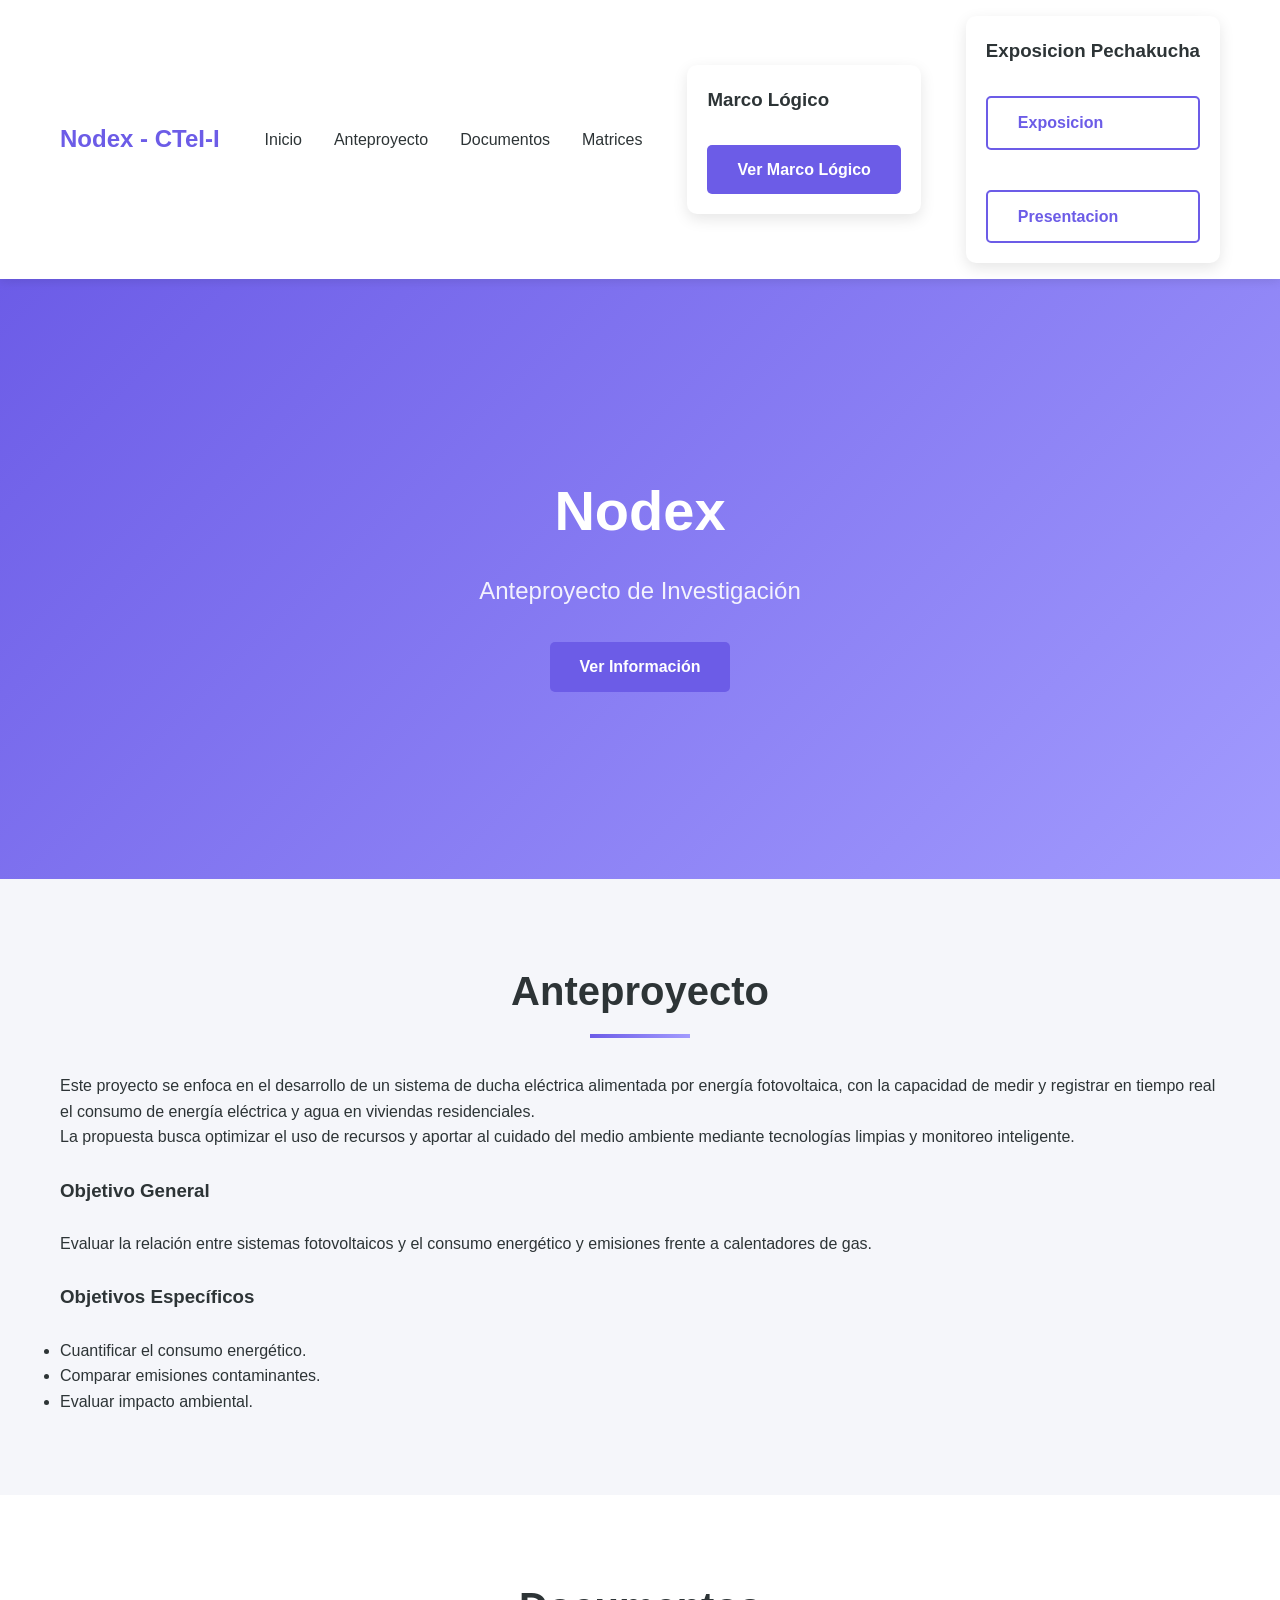
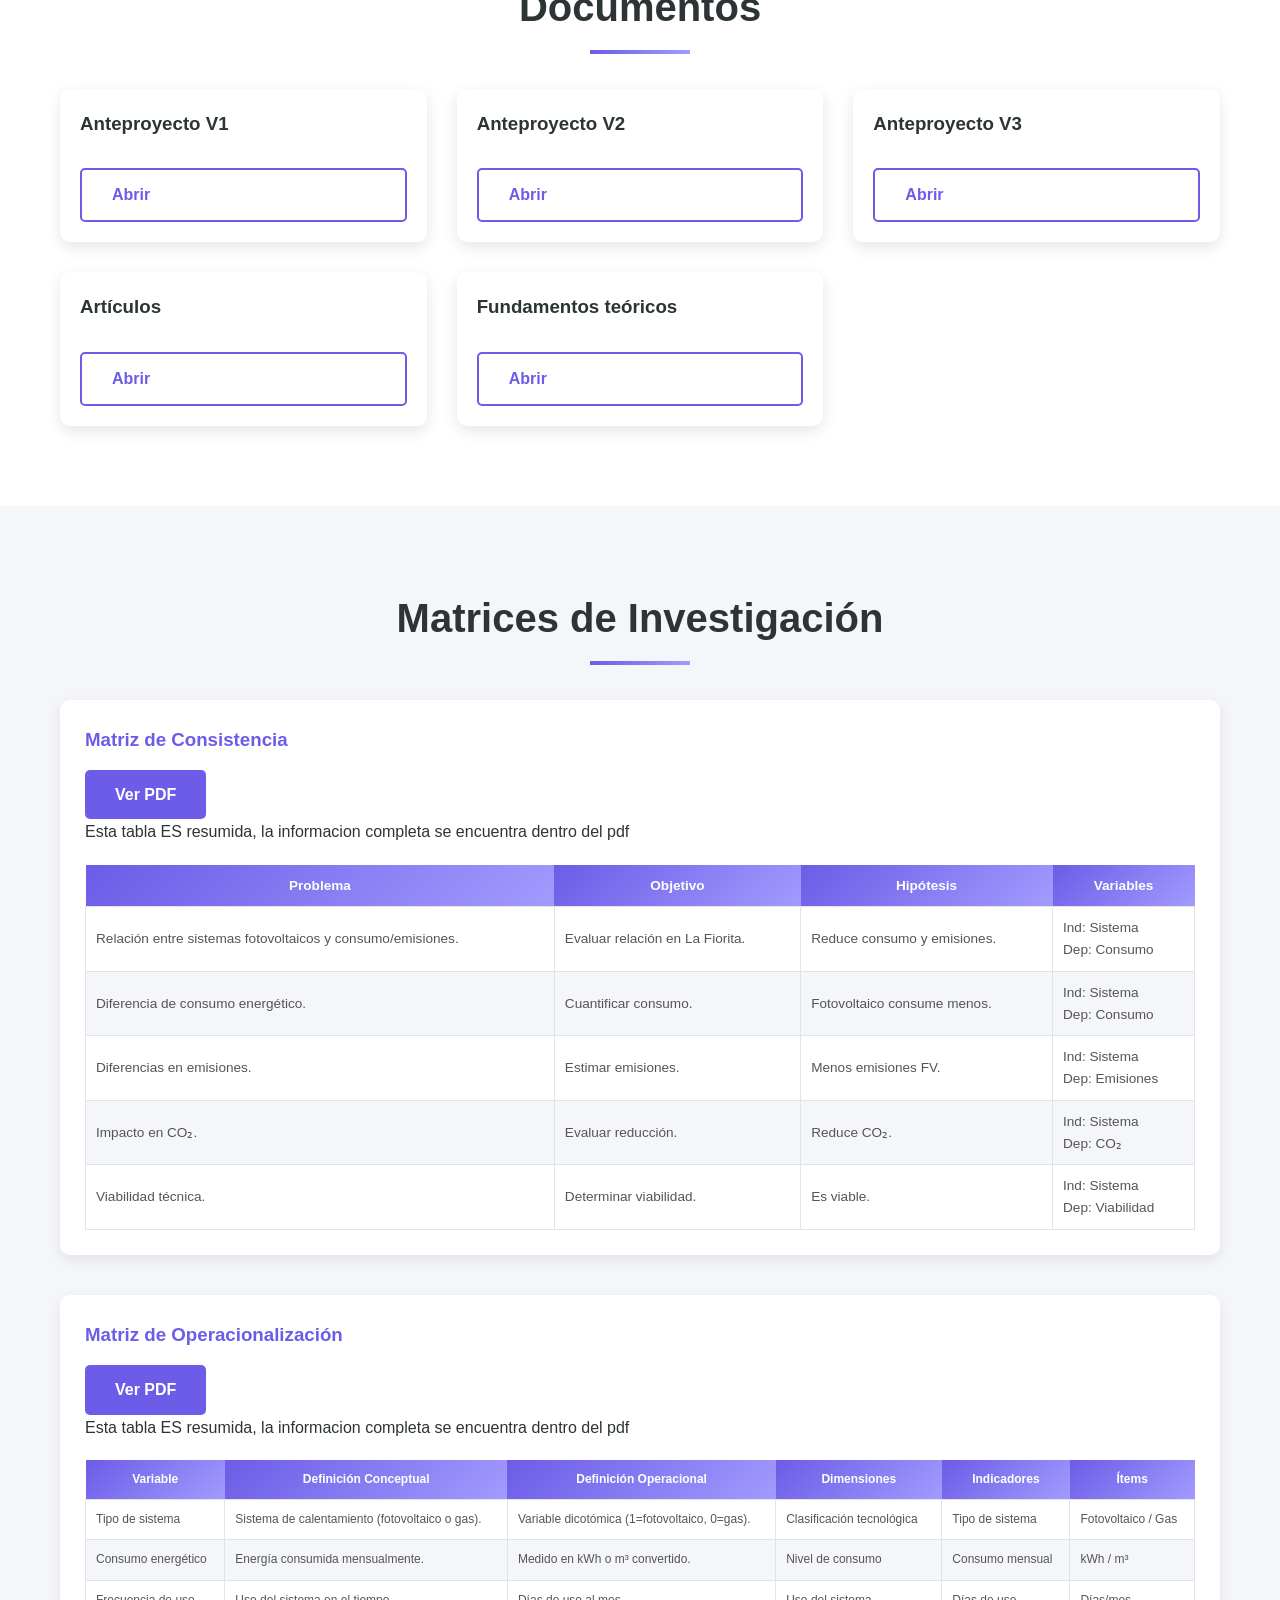
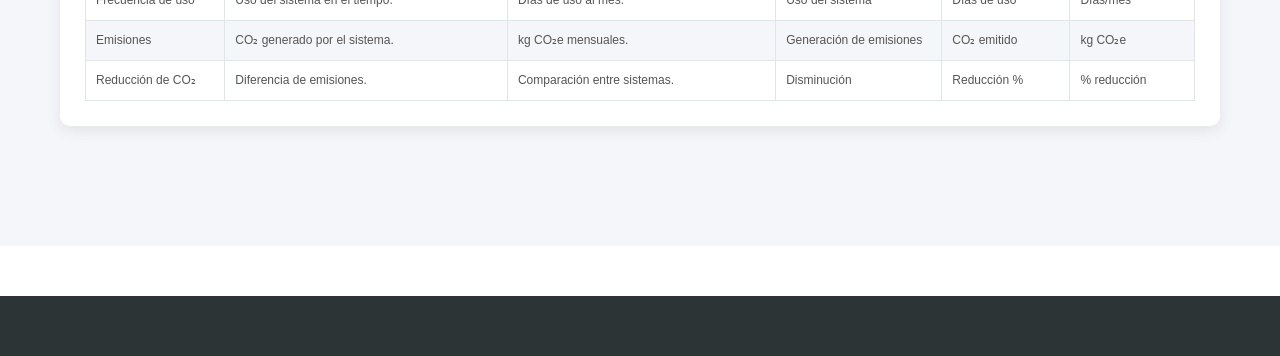
<file: index.html>
<!DOCTYPE html>
<html lang="es">
<head>
    <meta charset="UTF-8">
    <meta name="viewport" content="width=device-width, initial-scale=1.0">
    <title>Portafolio CTeI 1</title>
    <link rel="stylesheet" href="styles.css">
</head>
<body>

<!-- NAV -->
<nav class="navbar">
    <div class="container">
        <div class="nav-brand">Nodex - CTeI-I</div>
        <ul class="nav-menu">
            <li><a href="#inicio" class="nav-link">Inicio</a></li>
            <li><a href="#anteproyecto" class="nav-link">Anteproyecto</a></li>
            <li><a href="#documentos" class="nav-link">Documentos</a></li>
            <li><a href="#matrices" class="nav-link">Matrices</a></li>
        </ul>
        <div class="project-card">
    <h3>Marco Lógico</h3>
    <a href="marco_logico.html" class="btn btn-primary">Ver Marco Lógico</a>
</div>
        <div class="project-card">
    <h3>Exposicion Pechakucha</h3>
    <a href="https://drive.google.com/file/d/13gZUV4MfFPsPKaJ2q0TsDJfPjNZGjFV1/view?usp=sharing" target="_blank" class="btn btn-secondary">Exposicion</a>
    <a href="pekachucha.pdf" target="_blank" class="btn btn-secondary">Presentacion</a>
</div>
    </div>
    
</nav>

<!-- HERO -->
<section id="inicio" class="hero">
    <div class="hero-content">
        <h1 class="hero-title">Nodex</h1>
        <p class="hero-subtitle">Anteproyecto de Investigación</p>
        <a href="#anteproyecto" class="btn btn-primary">Ver Información</a>
    </div>
</section>

<!-- ANTEPROYECTO -->
<section id="anteproyecto" class="section about">
    <div class="container">
        <h2 class="section-title">Anteproyecto</h2>

        <p>
        Este proyecto se enfoca en el desarrollo de un sistema de ducha eléctrica alimentada por energía fotovoltaica, con la capacidad de medir y registrar en tiempo real el consumo de energía eléctrica y agua en viviendas residenciales.
        </p>

        <p>
        La propuesta busca optimizar el uso de recursos y aportar al cuidado del medio ambiente mediante tecnologías limpias y monitoreo inteligente.
        </p>
        <br>
        <h3>Objetivo General</h3>
        <br>
        <p>
        Evaluar la relación entre sistemas fotovoltaicos y el consumo energético y emisiones frente a calentadores de gas.
        </p>
        <br>
        <h3>Objetivos Específicos</h3>
        <br>
        <ul>
            <li>Cuantificar el consumo energético.</li>
            <li>Comparar emisiones contaminantes.</li>
            <li>Evaluar impacto ambiental.</li>
        </ul>
    </div>
</section>

<!-- DOCUMENTOS -->
<section id="documentos" class="section projects">
    <div class="container">
        <h2 class="section-title">Documentos</h2>

        <div class="projects-grid">

            <div class="project-card">
                <h3>Anteproyecto V1</h3>
                <a href="Contreras_Ortiz_Sanchez_Tema_Pregunta_V1.pdf" target="_blank" class="btn btn-secondary">Abrir</a>
            </div>

            <div class="project-card">
                <h3>Anteproyecto V2</h3>
                <a href="Contreras_Ortiz_Sanchez_Tema_Pregunta_V2.pdf" target="_blank" class="btn btn-secondary">Abrir</a>
            </div>

            <div class="project-card">
                <h3>Anteproyecto V3</h3>
                <a href="Contreras_Ortiz_Sanchez_Tema_Pregunta_V3 .pdf" target="_blank" class="btn btn-secondary">Abrir</a>
            </div>

            <div class="project-card">
                <h3>Artículos</h3>
                <a href="Articulos_Sanchez_Contreras_Ortiz.pdf" target="_blank" class="btn btn-secondary">Abrir</a>
            </div>

            <div class="project-card">
                <h3>Fundamentos teóricos</h3>
                <a href="Estado del arte y fundamentos teoricos de los antecedentes.pdf" target="_blank" class="btn btn-secondary">Abrir</a>
            </div>

        </div>
    </div>
</section>

<!-- MATRICES -->
<section id="matrices" class="section about">
    <div class="container">
        <h2 class="section-title">Matrices de Investigación</h2>

        <!-- MATRIZ DE CONSISTENCIA -->
        <div class="matriz-box">
            <h3>Matriz de Consistencia</h3>
            <a href="Matriz de Consistencia.pdf" target="_blank" class="btn btn-primary">Ver PDF</a>
            <p>Esta tabla ES resumida, la informacion completa se encuentra dentro del pdf</p>
            <div class="tabla-container">
                <table class="tabla">
                    <thead>
                        <tr>
                            <th>Problema</th>
                            <th>Objetivo</th>
                            <th>Hipótesis</th>
                            <th>Variables</th>
                        </tr>
                    </thead>
                    <tbody>

                        <tr>
                            <td>Relación entre sistemas fotovoltaicos y consumo/emisiones.</td>
                            <td>Evaluar relación en La Fiorita.</td>
                            <td>Reduce consumo y emisiones.</td>
                            <td>Ind: Sistema<br>Dep: Consumo</td>
                        </tr>

                        <tr>
                            <td>Diferencia de consumo energético.</td>
                            <td>Cuantificar consumo.</td>
                            <td>Fotovoltaico consume menos.</td>
                            <td>Ind: Sistema<br>Dep: Consumo</td>
                        </tr>

                        <tr>
                            <td>Diferencias en emisiones.</td>
                            <td>Estimar emisiones.</td>
                            <td>Menos emisiones FV.</td>
                            <td>Ind: Sistema<br>Dep: Emisiones</td>
                        </tr>

                        <tr>
                            <td>Impacto en CO₂.</td>
                            <td>Evaluar reducción.</td>
                            <td>Reduce CO₂.</td>
                            <td>Ind: Sistema<br>Dep: CO₂</td>
                        </tr>

                        <tr>
                            <td>Viabilidad técnica.</td>
                            <td>Determinar viabilidad.</td>
                            <td>Es viable.</td>
                            <td>Ind: Sistema<br>Dep: Viabilidad</td>
                        </tr>

                    </tbody>
                </table>
            </div>
        </div>

        <!-- MATRIZ DE OPERACIONALIZACIÓN -->
        <div class="matriz-box">
    <h3>Matriz de Operacionalización</h3>
    <a href="Matriz_Operacionalizacion_Variables.pdf" target="_blank" class="btn btn-primary">Ver PDF</a>
    <p>Esta tabla ES resumida, la informacion completa se encuentra dentro del pdf</p>
    <div class="tabla-container">
        <table class="tabla tabla-grande">
            <thead>
                <tr>
                    <th>Variable</th>
                    <th>Definición Conceptual</th>
                    <th>Definición Operacional</th>
                    <th>Dimensiones</th>
                    <th>Indicadores</th>
                    <th>Ítems</th>
                </tr>
            </thead>
            <tbody>

                <tr>
                    <td>Tipo de sistema</td>
                    <td>Sistema de calentamiento (fotovoltaico o gas).</td>
                    <td>Variable dicotómica (1=fotovoltaico, 0=gas).</td>
                    <td>Clasificación tecnológica</td>
                    <td>Tipo de sistema</td>
                    <td>Fotovoltaico / Gas</td>
                </tr>

                <tr>
                    <td>Consumo energético</td>
                    <td>Energía consumida mensualmente.</td>
                    <td>Medido en kWh o m³ convertido.</td>
                    <td>Nivel de consumo</td>
                    <td>Consumo mensual</td>
                    <td>kWh / m³</td>
                </tr>

                <tr>
                    <td>Frecuencia de uso</td>
                    <td>Uso del sistema en el tiempo.</td>
                    <td>Días de uso al mes.</td>
                    <td>Uso del sistema</td>
                    <td>Días de uso</td>
                    <td>Días/mes</td>
                </tr>

                <tr>
                    <td>Emisiones</td>
                    <td>CO₂ generado por el sistema.</td>
                    <td>kg CO₂e mensuales.</td>
                    <td>Generación de emisiones</td>
                    <td>CO₂ emitido</td>
                    <td>kg CO₂e</td>
                </tr>

                <tr>
                    <td>Reducción de CO₂</td>
                    <td>Diferencia de emisiones.</td>
                    <td>Comparación entre sistemas.</td>
                    <td>Disminución</td>
                    <td>Reducción %</td>
                    <td>% reducción</td>
                </tr>

            </tbody>
        </table>
    </div>
</div>

    </div>
</section>

<!-- FOOTER -->
<footer class="footer">
</footer>

<script src="script.js"></script>
</body>
</html>
</file>
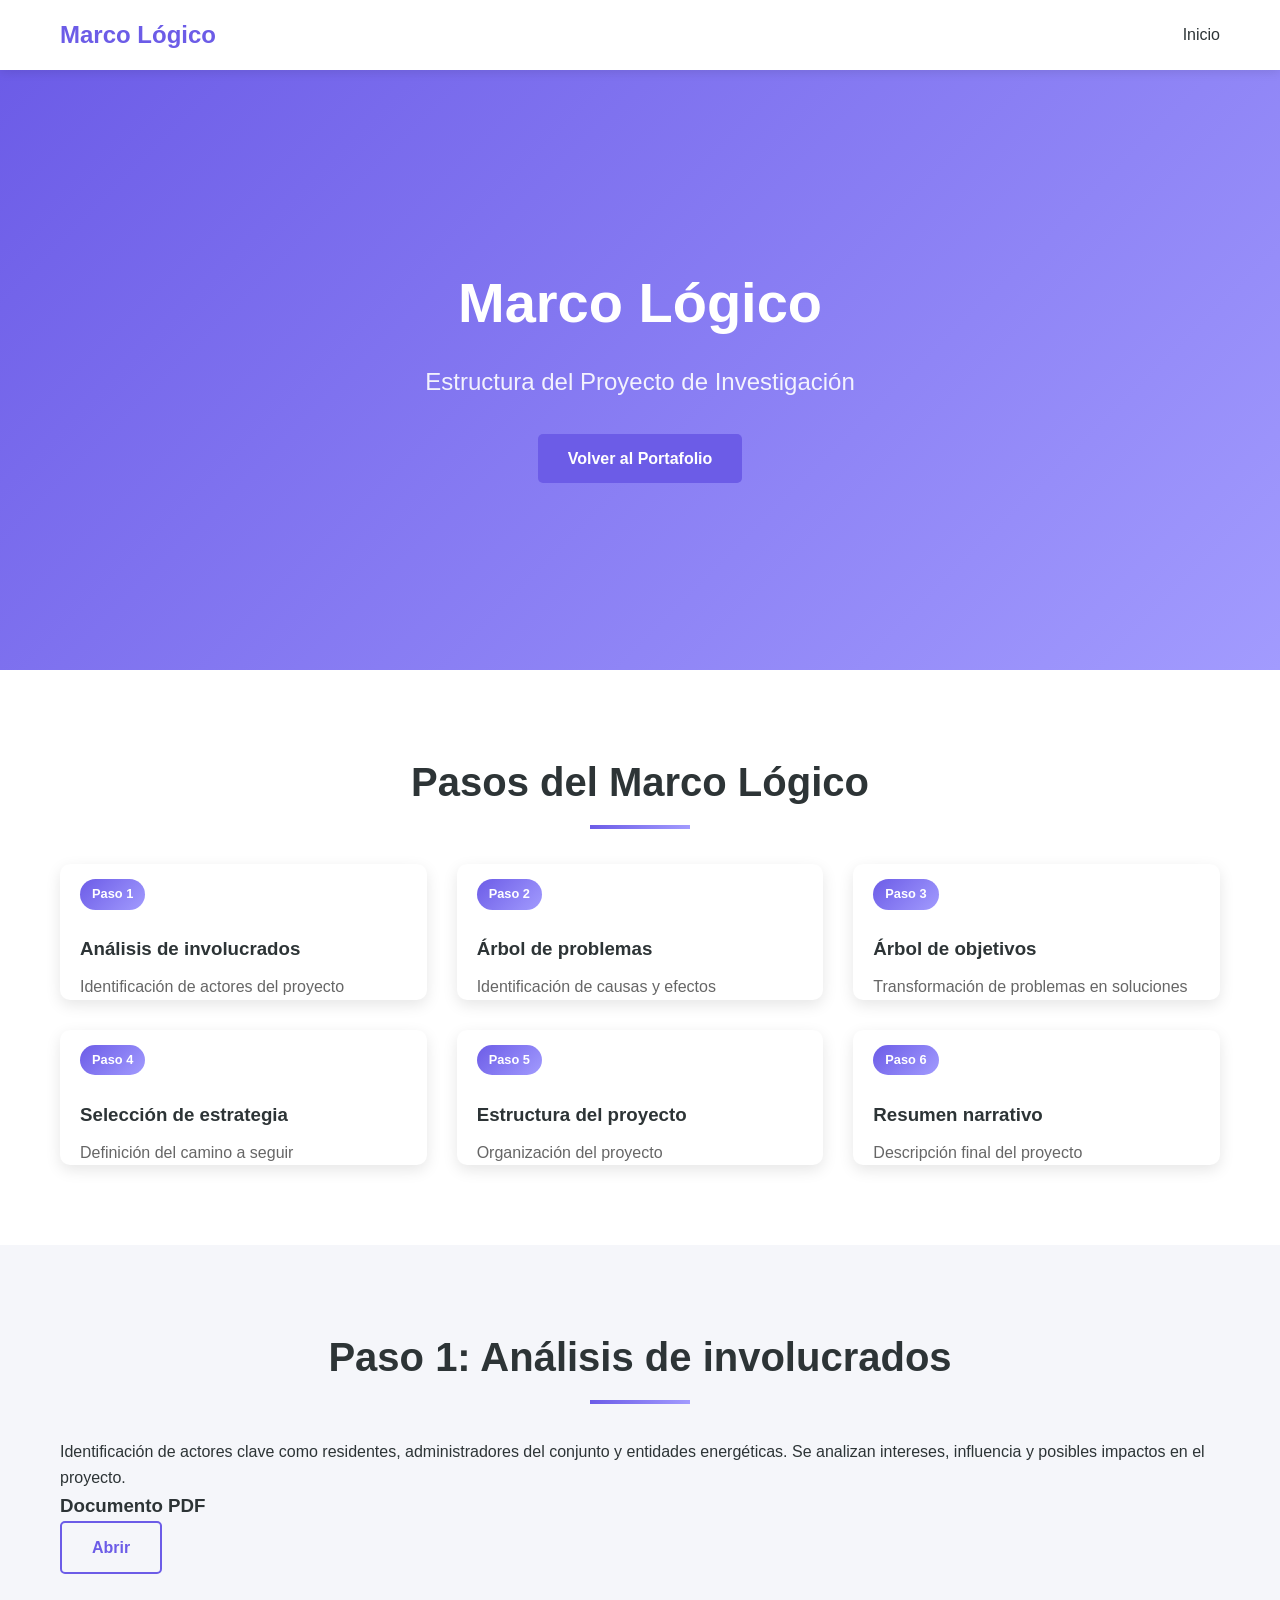
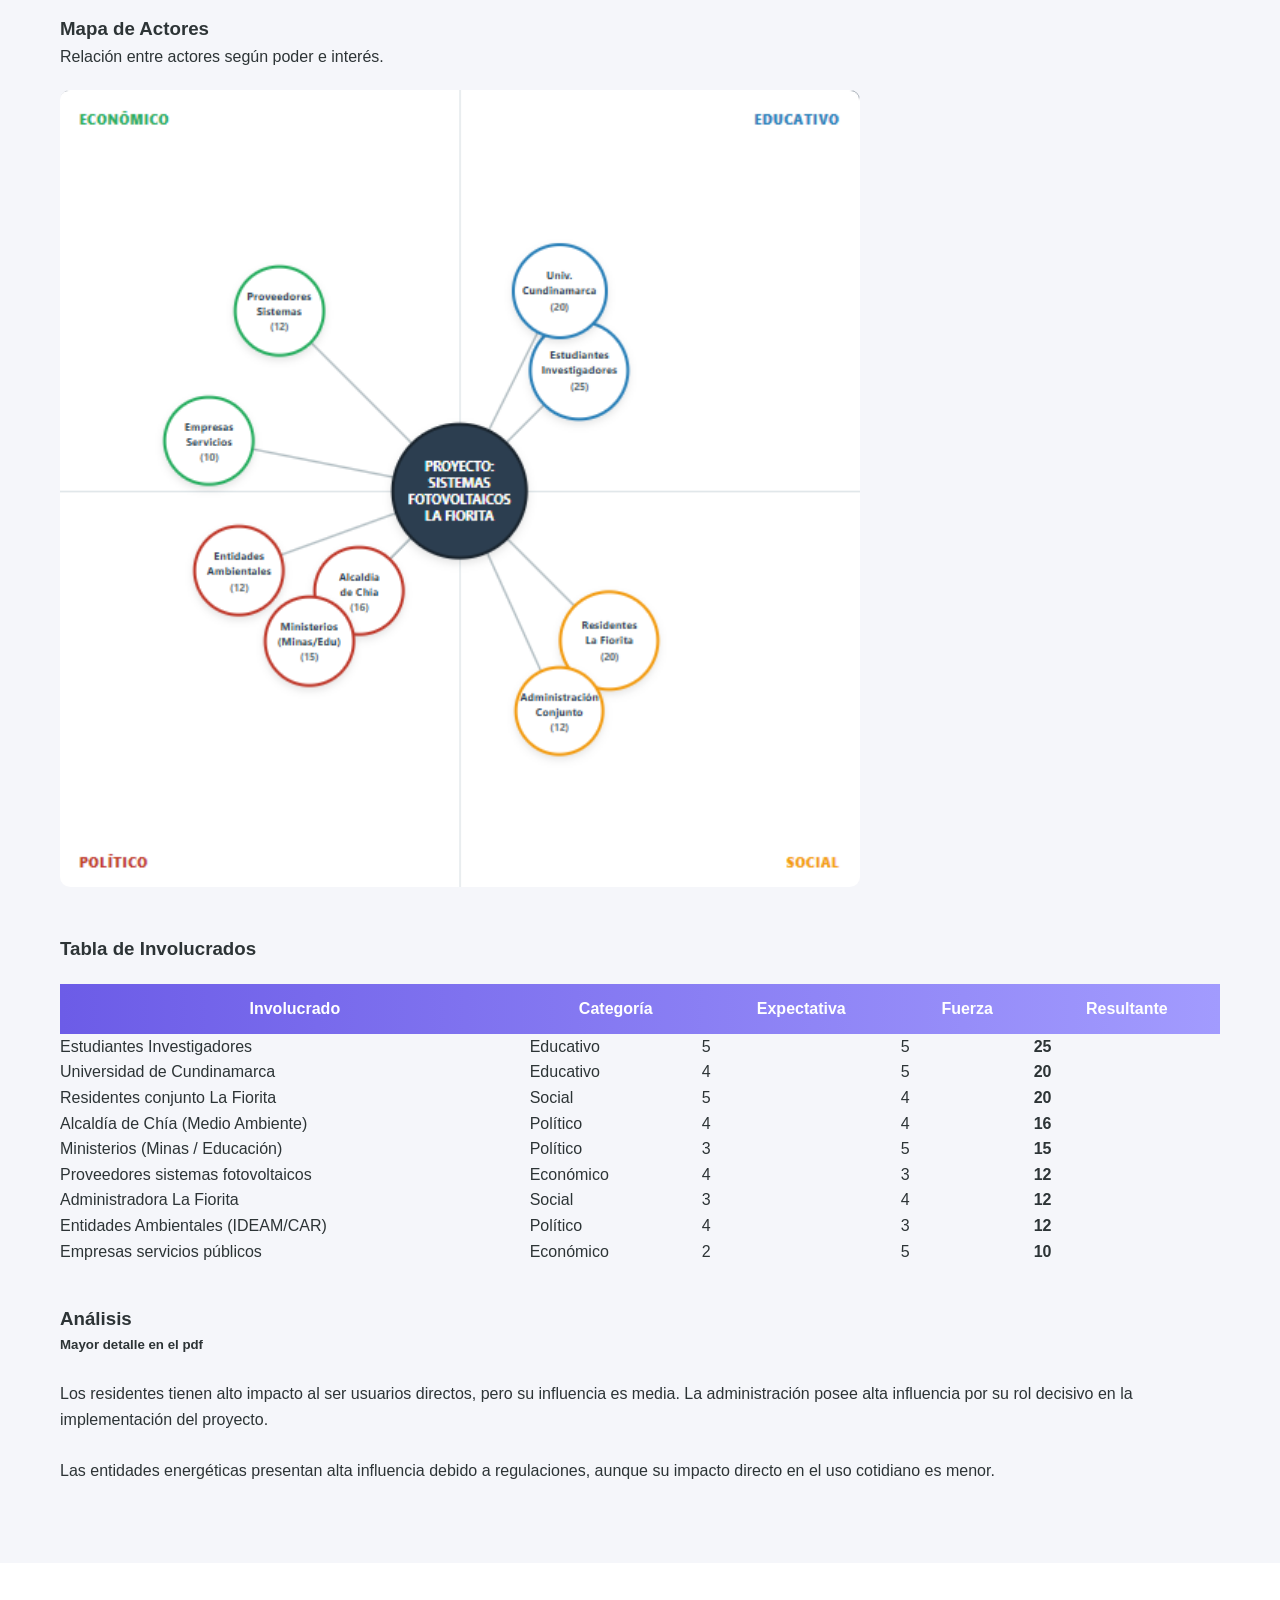
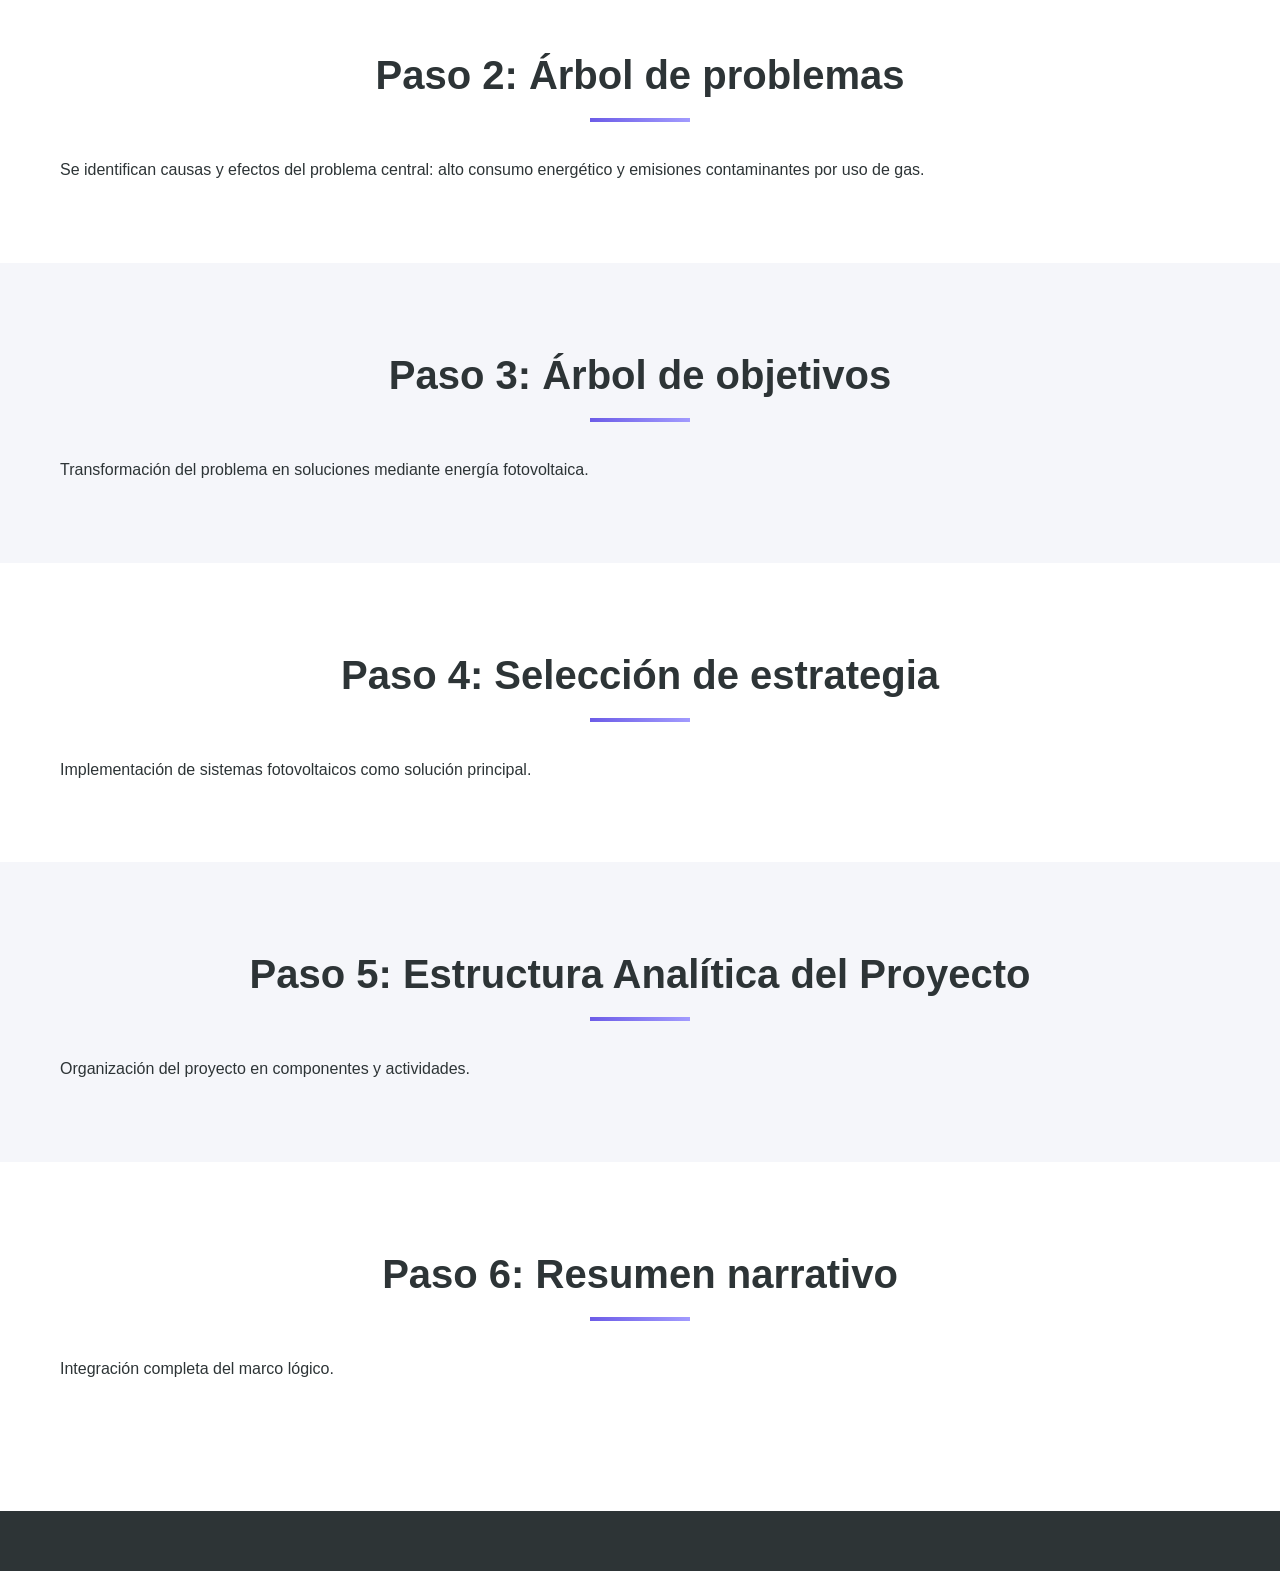
<file: Marco_Logico.html>
<!DOCTYPE html>
<html lang="es">
<head>
    <meta charset="UTF-8">
    <meta name="viewport" content="width=device-width, initial-scale=1.0">
    <title>Marco Lógico - CTeI 1</title>
    <link rel="stylesheet" href="styles.css">
</head>
<body>

<!-- NAV -->
<nav class="navbar">
    <div class="container">
        <div class="nav-brand">Marco Lógico</div>
        <ul class="nav-menu">
            <li><a href="index.html" class="nav-link">Inicio</a></li>
        </ul>
    </div>
</nav>

<!-- HERO -->
<section class="hero">
    <div class="hero-content">
        <h1 class="hero-title">Marco Lógico</h1>
        <p class="hero-subtitle">Estructura del Proyecto de Investigación</p>
        <a href="index.html" class="btn btn-primary">Volver al Portafolio</a>
    </div>
</section>

<!-- PASOS -->
<section class="section">
    <div class="container">
        <h2 class="section-title">Pasos del Marco Lógico</h2>

        <div class="projects-grid pasos-grid">

            <a href="#involucrados" class="project-card paso-card">
                <span class="paso-num">Paso 1</span>
                <h3>Análisis de involucrados</h3>
                <p>Identificación de actores del proyecto</p>
            </a>

            <a href="#problemas" class="project-card paso-card">
                <span class="paso-num">Paso 2</span>
                <h3>Árbol de problemas</h3>
                <p>Identificación de causas y efectos</p>
            </a>

            <a href="#objetivos" class="project-card paso-card">
                <span class="paso-num">Paso 3</span>
                <h3>Árbol de objetivos</h3>
                <p>Transformación de problemas en soluciones</p>
            </a>

            <a href="#estrategia" class="project-card paso-card">
                <span class="paso-num">Paso 4</span>
                <h3>Selección de estrategia</h3>
                <p>Definición del camino a seguir</p>
            </a>

            <a href="#estructura" class="project-card paso-card">
                <span class="paso-num">Paso 5</span>
                <h3>Estructura del proyecto</h3>
                <p>Organización del proyecto</p>
            </a>

            <a href="#resumen" class="project-card paso-card">
                <span class="paso-num">Paso 6</span>
                <h3>Resumen narrativo</h3>
                <p>Descripción final del proyecto</p>
            </a>

        </div>
    </div>
</section>

<!-- ===================== -->
<!-- PASO 1 -->
<!-- ===================== -->
<section id="involucrados" class="section about">
    <div class="container">
        <h2 class="section-title">Paso 1: Análisis de involucrados</h2>
        
        <p>
        Identificación de actores clave como residentes, administradores del conjunto y entidades energéticas. 
        Se analizan intereses, influencia y posibles impactos en el proyecto.
        </p>

        <h3>Documento PDF</h3>
        <a href="Analisis de Involucrados.pdf" target="_blank" class="btn btn-secondary">Abrir</a>

        <!-- MAPA -->
        <h3 style="margin-top:40px;">Mapa de Actores</h3>
        <p>Relación entre actores según poder e interés.</p>

        <img src="Mapa_Actores.png" alt="Mapa de actores"
             style="width:100%; max-width:800px; border-radius:10px; margin-top:20px;">

        <!-- TABLA -->
        <h3 style="margin-top:40px;">Tabla de Involucrados</h3>

<div style="overflow-x:auto; margin-top:20px;">
    <table style="width:100%; border-collapse: collapse; min-width:700px;">

        <thead>
            <tr style="background:linear-gradient(90deg,#6c5ce7,#a29bfe); color:white;">
                <th style="padding:12px;">Involucrado</th>
                <th style="padding:12px;">Categoría</th>
                <th style="padding:12px;">Expectativa</th>
                <th style="padding:12px;">Fuerza</th>
                <th style="padding:12px;">Resultante</th>
            </tr>
        </thead>

        <tbody>

            <tr>
                <td>Estudiantes Investigadores</td>
                <td>Educativo</td>
                <td>5</td>
                <td>5</td>
                <td><strong>25</strong></td>
            </tr>

            <tr>
                <td>Universidad de Cundinamarca</td>
                <td>Educativo</td>
                <td>4</td>
                <td>5</td>
                <td><strong>20</strong></td>
            </tr>

            <tr>
                <td>Residentes conjunto La Fiorita</td>
                <td>Social</td>
                <td>5</td>
                <td>4</td>
                <td><strong>20</strong></td>
            </tr>

            <tr>
                <td>Alcaldía de Chía (Medio Ambiente)</td>
                <td>Político</td>
                <td>4</td>
                <td>4</td>
                <td><strong>16</strong></td>
            </tr>

            <tr>
                <td>Ministerios (Minas / Educación)</td>
                <td>Político</td>
                <td>3</td>
                <td>5</td>
                <td><strong>15</strong></td>
            </tr>

            <tr>
                <td>Proveedores sistemas fotovoltaicos</td>
                <td>Económico</td>
                <td>4</td>
                <td>3</td>
                <td><strong>12</strong></td>
            </tr>

            <tr>
                <td>Administradora La Fiorita</td>
                <td>Social</td>
                <td>3</td>
                <td>4</td>
                <td><strong>12</strong></td>
            </tr>

            <tr>
                <td>Entidades Ambientales (IDEAM/CAR)</td>
                <td>Político</td>
                <td>4</td>
                <td>3</td>
                <td><strong>12</strong></td>
            </tr>

            <tr>
                <td>Empresas servicios públicos</td>
                <td>Económico</td>
                <td>2</td>
                <td>5</td>
                <td><strong>10</strong></td>
            </tr>

        </tbody>
    </table>
</div>
        <!-- ANALISIS -->
        <h3 style="margin-top:40px;">Análisis</h3>
<h5>Mayor detalle en el pdf</h5>
<br>
        <p>
        Los residentes tienen alto impacto al ser usuarios directos, pero su influencia es media. 
        La administración posee alta influencia por su rol decisivo en la implementación del proyecto.
        </p>
<br>
        <p>
        Las entidades energéticas presentan alta influencia debido a regulaciones, aunque su impacto 
        directo en el uso cotidiano es menor.
        </p>

    </div>
</section>

<!-- ===================== -->
<!-- PASO 2 -->
<!-- ===================== -->
<section id="problemas" class="section">
    <div class="container">
        <h2 class="section-title">Paso 2: Árbol de problemas</h2>
        <p>
        Se identifican causas y efectos del problema central: alto consumo energético 
        y emisiones contaminantes por uso de gas.
        </p>
    </div>
</section>

<!-- ===================== -->
<!-- PASO 3 -->
<!-- ===================== -->
<section id="objetivos" class="section about">
    <div class="container">
        <h2 class="section-title">Paso 3: Árbol de objetivos</h2>
        <p>
        Transformación del problema en soluciones mediante energía fotovoltaica.
        </p>
    </div>
</section>

<!-- ===================== -->
<!-- PASO 4 -->
<!-- ===================== -->
<section id="estrategia" class="section">
    <div class="container">
        <h2 class="section-title">Paso 4: Selección de estrategia</h2>
        <p>
        Implementación de sistemas fotovoltaicos como solución principal.
        </p>
    </div>
</section>

<!-- ===================== -->
<!-- PASO 5 -->
<!-- ===================== -->
<section id="estructura" class="section about">
    <div class="container">
        <h2 class="section-title">Paso 5: Estructura Analítica del Proyecto</h2>
        <p>
        Organización del proyecto en componentes y actividades.
        </p>
    </div>
</section>

<!-- ===================== -->
<!-- PASO 6 -->
<!-- ===================== -->
<section id="resumen" class="section">
    <div class="container">
        <h2 class="section-title">Paso 6: Resumen narrativo</h2>
        <p>
        Integración completa del marco lógico.
        </p>
    </div>
</section>

<!-- FOOTER -->
<footer class="footer">
</footer>

<script src="script.js"></script>
</body>
</html>
</file>
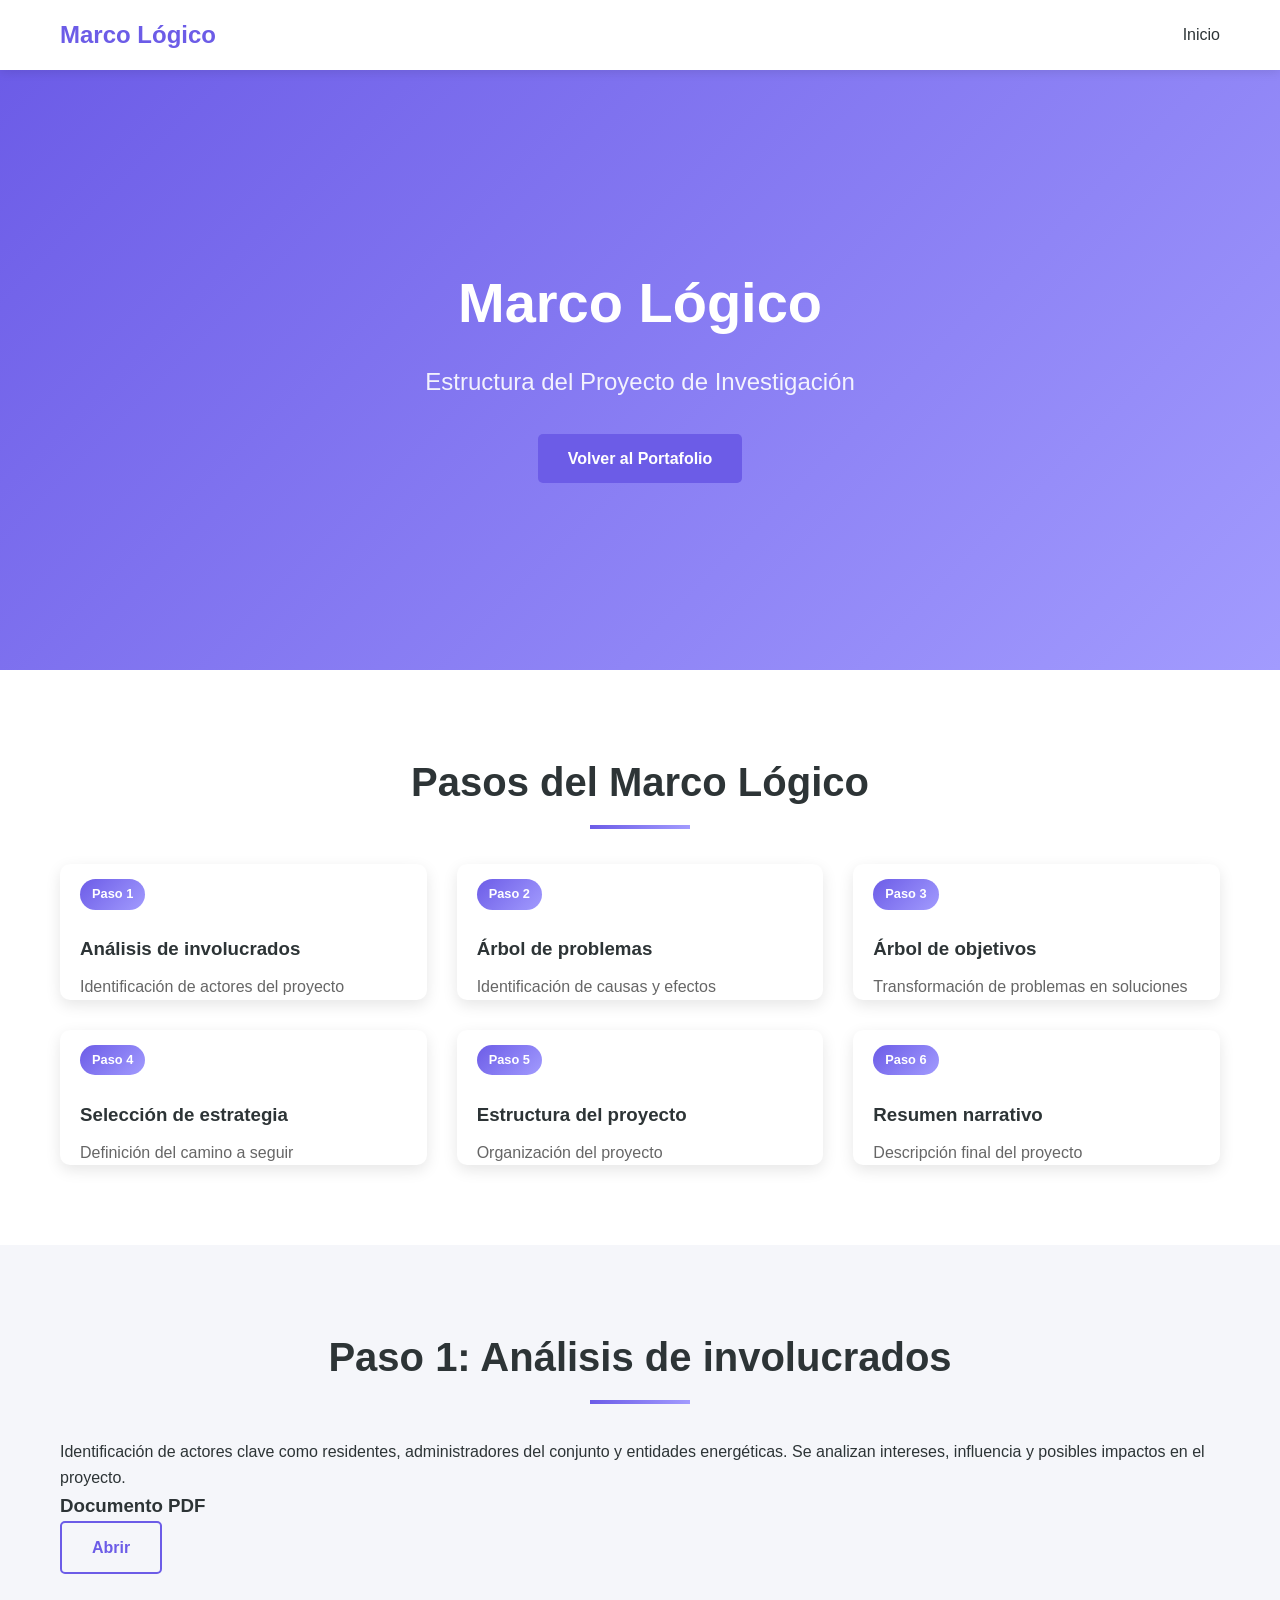
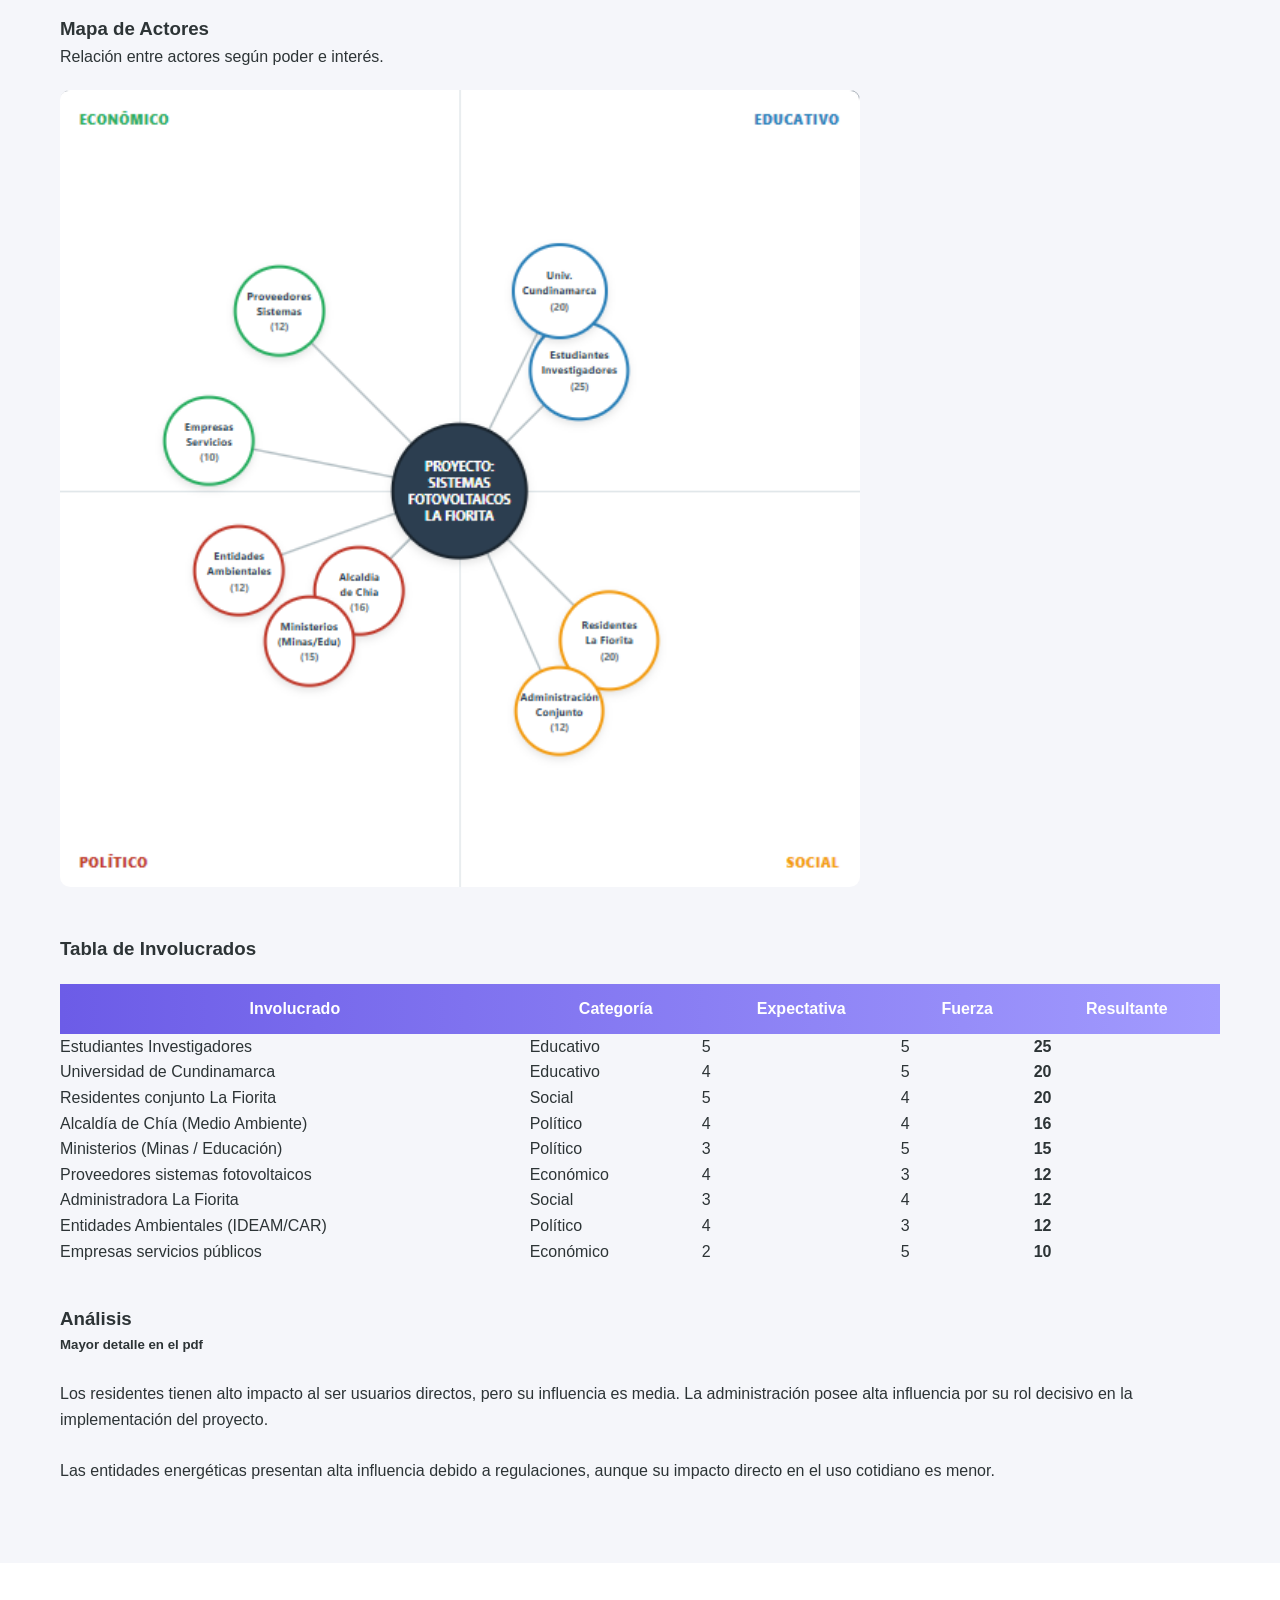
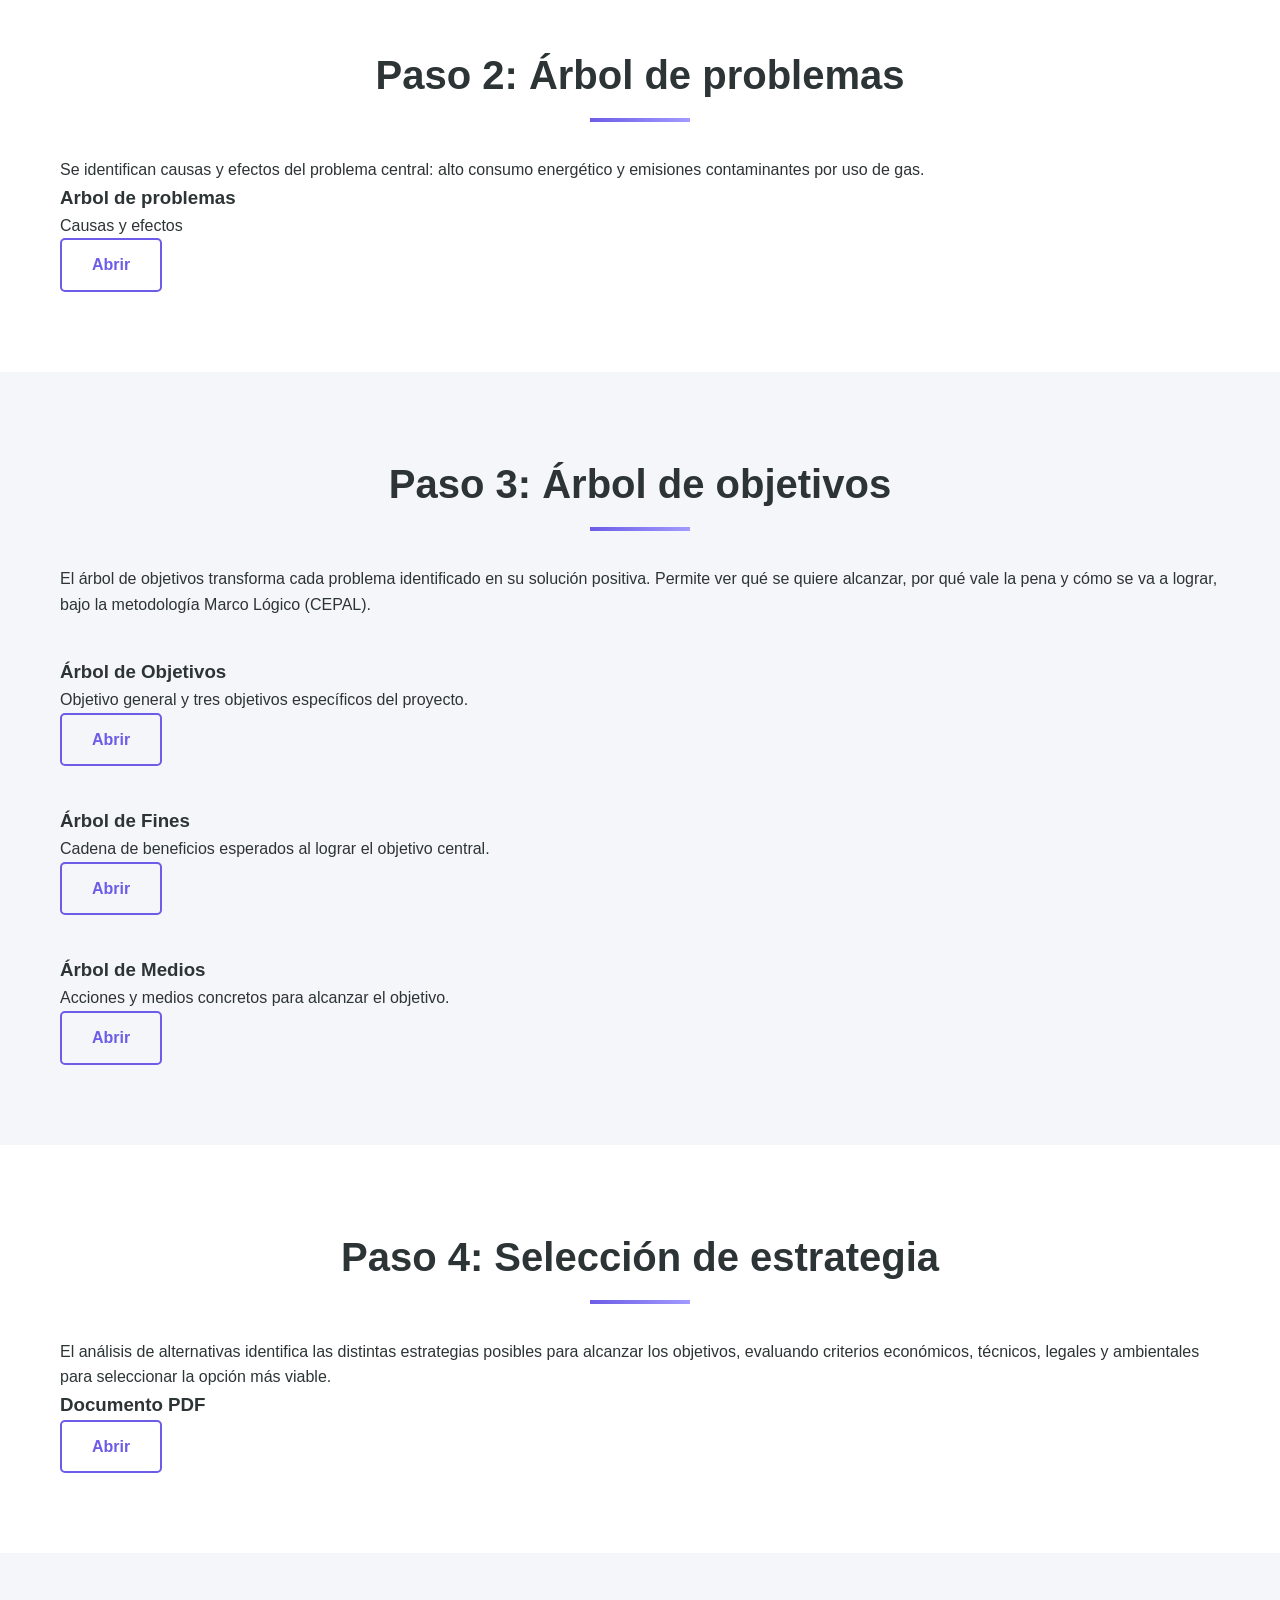
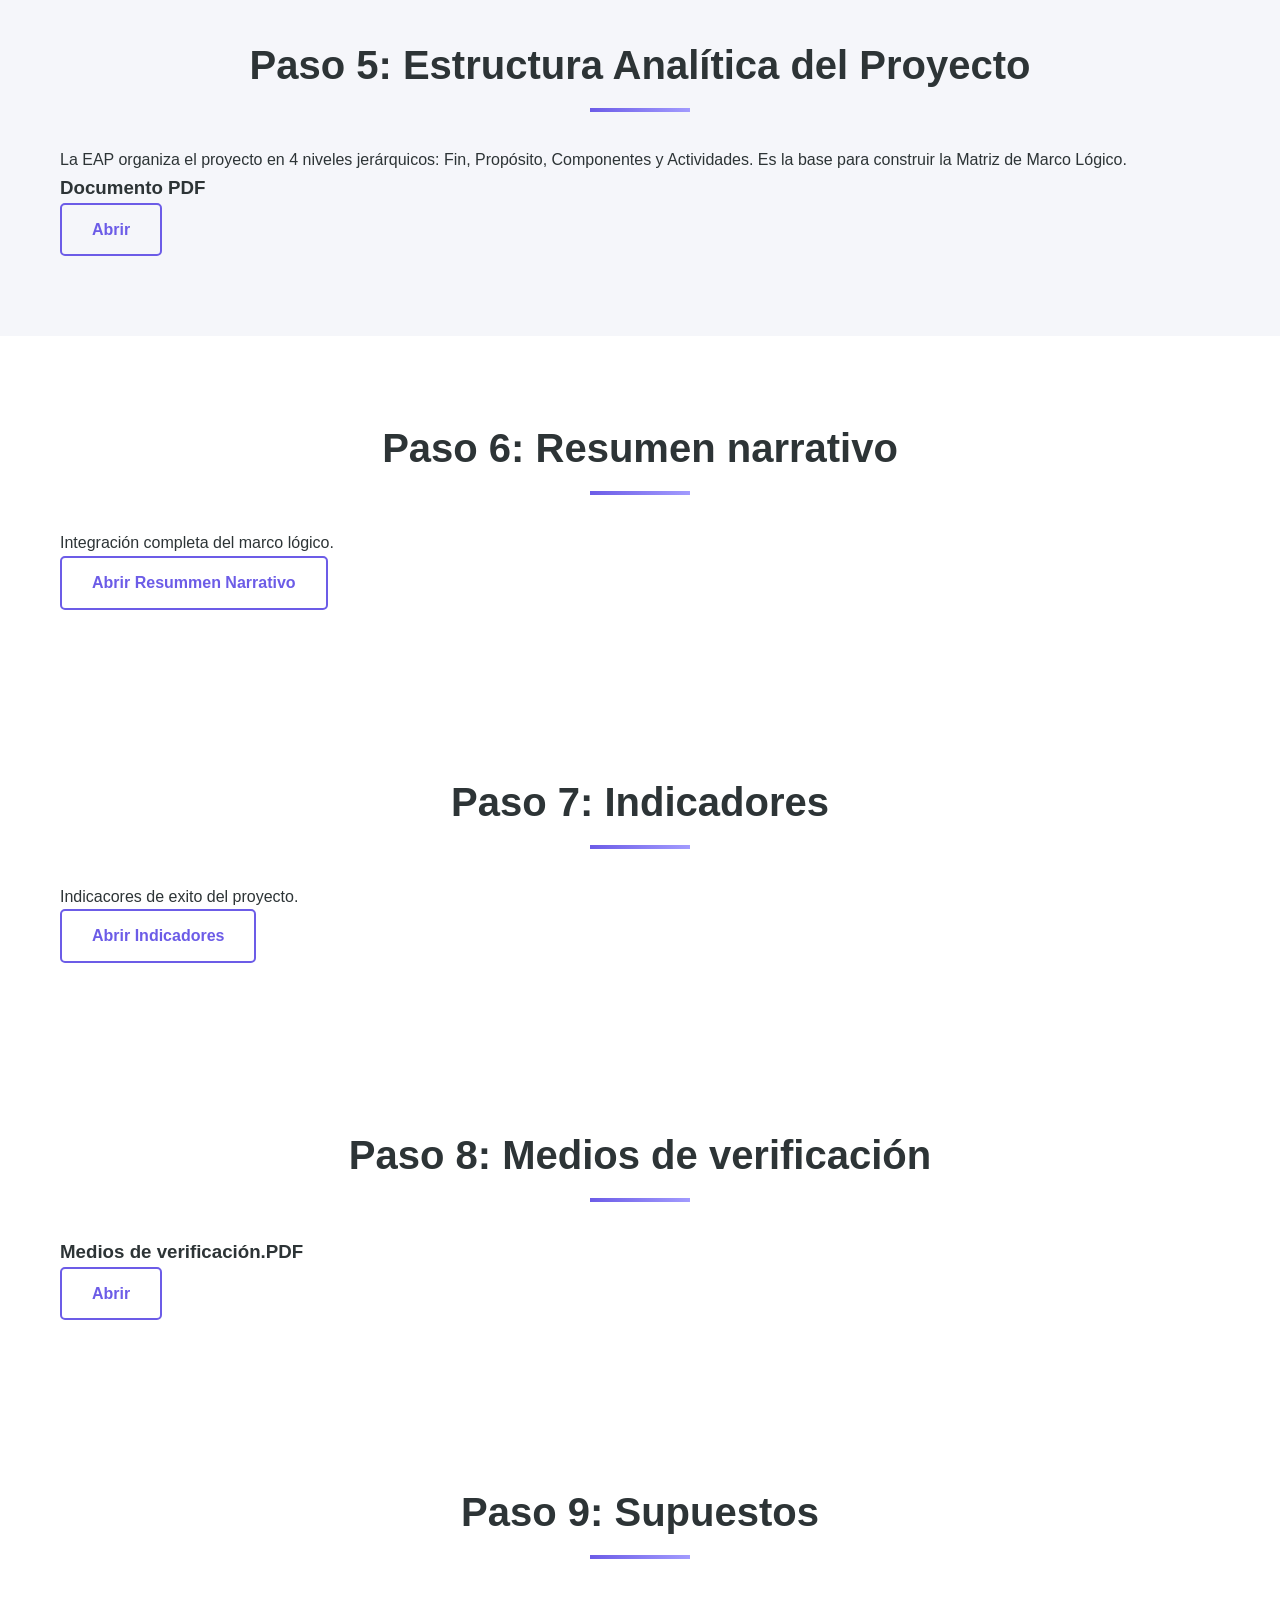
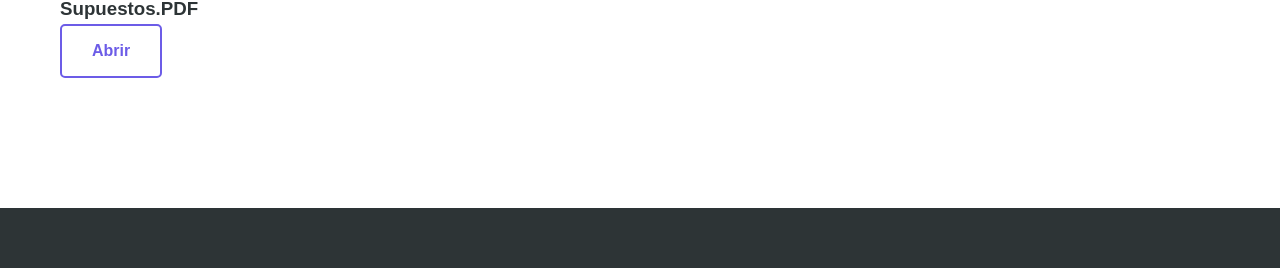
<file: marco_logico.html>
<!DOCTYPE html>
<html lang="es">
<head>
    <meta charset="UTF-8">
    <meta name="viewport" content="width=device-width, initial-scale=1.0">
    <title>Marco Lógico - CTeI 1</title>
    <link rel="stylesheet" href="styles.css">
</head>
<body>

<!-- NAV -->
<nav class="navbar">
    <div class="container">
        <div class="nav-brand">Marco Lógico</div>
        <ul class="nav-menu">
            <li><a href="index.html" class="nav-link">Inicio</a></li>
        </ul>
    </div>
</nav>

<!-- HERO -->
<section class="hero">
    <div class="hero-content">
        <h1 class="hero-title">Marco Lógico</h1>
        <p class="hero-subtitle">Estructura del Proyecto de Investigación</p>
        <a href="index.html" class="btn btn-primary">Volver al Portafolio</a>
    </div>
</section>

<!-- PASOS -->
<section class="section">
    <div class="container">
        <h2 class="section-title">Pasos del Marco Lógico</h2>

        <div class="projects-grid pasos-grid">

            <a href="#involucrados" class="project-card paso-card">
                <span class="paso-num">Paso 1</span>
                <h3>Análisis de involucrados</h3>
                <p>Identificación de actores del proyecto</p>
            </a>

            <a href="#problemas" class="project-card paso-card">
                <span class="paso-num">Paso 2</span>
                <h3>Árbol de problemas</h3>
                <p>Identificación de causas y efectos</p>
            </a>

            <a href="#objetivos" class="project-card paso-card">
                <span class="paso-num">Paso 3</span>
                <h3>Árbol de objetivos</h3>
                <p>Transformación de problemas en soluciones</p>
            </a>

            <a href="#estrategia" class="project-card paso-card">
                <span class="paso-num">Paso 4</span>
                <h3>Selección de estrategia</h3>
                <p>Definición del camino a seguir</p>
            </a>

            <a href="#estructura" class="project-card paso-card">
                <span class="paso-num">Paso 5</span>
                <h3>Estructura del proyecto</h3>
                <p>Organización del proyecto</p>
            </a>

            <a href="#resumen" class="project-card paso-card">
                <span class="paso-num">Paso 6</span>
                <h3>Resumen narrativo</h3>
                <p>Descripción final del proyecto</p>
            </a>

        </div>
    </div>
</section>

<!-- ===================== -->
<!-- PASO 1 -->
<!-- ===================== -->
<section id="involucrados" class="section about">
    <div class="container">
        <h2 class="section-title">Paso 1: Análisis de involucrados</h2>
        
        <p>
        Identificación de actores clave como residentes, administradores del conjunto y entidades energéticas. 
        Se analizan intereses, influencia y posibles impactos en el proyecto.
        </p>

        <h3>Documento PDF</h3>
        <a href="Analisis de Involucrados.pdf" target="_blank" class="btn btn-secondary">Abrir</a>

        <!-- MAPA -->
        <h3 style="margin-top:40px;">Mapa de Actores</h3>
        <p>Relación entre actores según poder e interés.</p>

        <img src="Mapa_Actores.png" alt="Mapa de actores"
             style="width:100%; max-width:800px; border-radius:10px; margin-top:20px;">

        <!-- TABLA -->
        <h3 style="margin-top:40px;">Tabla de Involucrados</h3>

<div style="overflow-x:auto; margin-top:20px;">
    <table style="width:100%; border-collapse: collapse; min-width:700px;">

        <thead>
            <tr style="background:linear-gradient(90deg,#6c5ce7,#a29bfe); color:white;">
                <th style="padding:12px;">Involucrado</th>
                <th style="padding:12px;">Categoría</th>
                <th style="padding:12px;">Expectativa</th>
                <th style="padding:12px;">Fuerza</th>
                <th style="padding:12px;">Resultante</th>
            </tr>
        </thead>

        <tbody>

            <tr>
                <td>Estudiantes Investigadores</td>
                <td>Educativo</td>
                <td>5</td>
                <td>5</td>
                <td><strong>25</strong></td>
            </tr>

            <tr>
                <td>Universidad de Cundinamarca</td>
                <td>Educativo</td>
                <td>4</td>
                <td>5</td>
                <td><strong>20</strong></td>
            </tr>

            <tr>
                <td>Residentes conjunto La Fiorita</td>
                <td>Social</td>
                <td>5</td>
                <td>4</td>
                <td><strong>20</strong></td>
            </tr>

            <tr>
                <td>Alcaldía de Chía (Medio Ambiente)</td>
                <td>Político</td>
                <td>4</td>
                <td>4</td>
                <td><strong>16</strong></td>
            </tr>

            <tr>
                <td>Ministerios (Minas / Educación)</td>
                <td>Político</td>
                <td>3</td>
                <td>5</td>
                <td><strong>15</strong></td>
            </tr>

            <tr>
                <td>Proveedores sistemas fotovoltaicos</td>
                <td>Económico</td>
                <td>4</td>
                <td>3</td>
                <td><strong>12</strong></td>
            </tr>

            <tr>
                <td>Administradora La Fiorita</td>
                <td>Social</td>
                <td>3</td>
                <td>4</td>
                <td><strong>12</strong></td>
            </tr>

            <tr>
                <td>Entidades Ambientales (IDEAM/CAR)</td>
                <td>Político</td>
                <td>4</td>
                <td>3</td>
                <td><strong>12</strong></td>
            </tr>

            <tr>
                <td>Empresas servicios públicos</td>
                <td>Económico</td>
                <td>2</td>
                <td>5</td>
                <td><strong>10</strong></td>
            </tr>

        </tbody>
    </table>
</div>
        <!-- ANALISIS -->
        <h3 style="margin-top:40px;">Análisis</h3>
<h5>Mayor detalle en el pdf</h5>
<br>
        <p>
        Los residentes tienen alto impacto al ser usuarios directos, pero su influencia es media. 
        La administración posee alta influencia por su rol decisivo en la implementación del proyecto.
        </p>
<br>
        <p>
        Las entidades energéticas presentan alta influencia debido a regulaciones, aunque su impacto 
        directo en el uso cotidiano es menor.
        </p>

    </div>
</section>

<!-- ===================== -->
<!-- PASO 2 -->
<!-- ===================== -->
<section id="problemas" class="section">
    <div class="container">
        <h2 class="section-title">Paso 2: Árbol de problemas</h2>
        <p>
        Se identifican causas y efectos del problema central: alto consumo energético 
        y emisiones contaminantes por uso de gas.
        </p>
        <h3>Arbol de problemas</h3>
        <p>Causas y efectos</p>
        <a href="arbol_problemas.pdf" target="_blank" class="btn btn-secondary">Abrir</a>

    </div>
</section>

<!-- PASO 3 -->
<section id="objetivos" class="section about">
    <div class="container">
        <h2 class="section-title">Paso 3: Árbol de objetivos</h2>

        <p>
            El árbol de objetivos transforma cada problema identificado en su solución
            positiva. Permite ver qué se quiere alcanzar, por qué vale la pena y cómo
            se va a lograr, bajo la metodología Marco Lógico (CEPAL).
        </p>

        <h3 style="margin-top:40px;">Árbol de Objetivos</h3>
        <p>Objetivo general y tres objetivos específicos del proyecto.</p>
        <a href="1_arbol_objetivos.pdf" target="_blank" class="btn btn-secondary">Abrir</a>

        <h3 style="margin-top:40px;">Árbol de Fines</h3>
        <p>Cadena de beneficios esperados al lograr el objetivo central.</p>
        <a href="2_arbol_fines.pdf" target="_blank" class="btn btn-secondary">Abrir</a>

        <h3 style="margin-top:40px;">Árbol de Medios</h3>
        <p>Acciones y medios concretos para alcanzar el objetivo.</p>
        <a href="3_arbol_medios.pdf" target="_blank" class="btn btn-secondary">Abrir</a>

    </div>
</section>

<!-- ===================== -->
<!-- PASO 4 -->
<!-- ===================== -->
<section id="estrategia" class="section">
    <div class="container">
        <h2 class="section-title">Paso 4: Selección de estrategia</h2>

        <p>
            El análisis de alternativas identifica las distintas estrategias posibles
            para alcanzar los objetivos, evaluando criterios económicos, técnicos,
            legales y ambientales para seleccionar la opción más viable.
        </p>

        <h3>Documento PDF</h3>
        <a href="4_Alternativas.pdf" target="_blank" class="btn btn-secondary">Abrir</a>

    </div>
</section>
</section>

<!-- PASO 5 -->
<section id="estructura" class="section about">
    <div class="container">
        <h2 class="section-title">Paso 5: Estructura Analítica del Proyecto</h2>

        <p>
            La EAP organiza el proyecto en 4 niveles jerárquicos: Fin, Propósito,
            Componentes y Actividades. Es la base para construir la Matriz de Marco Lógico.
        </p>

        <h3>Documento PDF</h3>
        <a href="5_EAP.pdf" target="_blank" class="btn btn-secondary">Abrir</a>

    </div>
</section>

<!-- ===================== -->
<!-- PASO 6 -->
<!-- ===================== -->
<section id="resumen" class="section">
    <div class="container">
        <h2 class="section-title">Paso 6: Resumen narrativo</h2>
        <p>
        Integración completa del marco lógico.
        </p>
        <a href="Resumen Narrativo.pdf" target="_blank" class="btn btn-secondary">Abrir Resummen Narrativo</a>
    </div>
</section>

<!-- ===================== -->
<!-- PASO 7 -->
<!-- ===================== -->

<section id="resumen" class="section">
    <div class="container">
        <h2 class="section-title">Paso 7: Indicadores</h2>
        <p>
        Indicacores de exito del proyecto.
        </p>
        <a href="indicadores_marco_logico.pdf" target="_blank" class="btn btn-secondary">Abrir Indicadores</a>
    </div>
</section>


<!-- ===================== -->
<!-- PASO 8 -->
<!-- ===================== -->

<section id="resumen" class="section">
    <div class="container">
        <h2 class="section-title">Paso 8: Medios de verificación</h2>
        <h3>Medios de verificación.PDF</h3>
        <a href="medios_verificacion_marco_logico.pdf" target="_blank" class="btn btn-secondary">Abrir</a>
    </div>
</section>

<section id="resumen" class="section">
    <div class="container">
        <h2 class="section-title">Paso 9: Supuestos</h2>
        <h3>Supuestos.PDF</h3>
        <a href="9. Supuestos de la Matriz de Marco Logico.pdf" target="_blank" class="btn btn-secondary">Abrir</a>
    </div>
</section>

<!-- FOOTER -->
<footer class="footer">
</footer>

<script src="script.js"></script>
</body>
</html>
</file>
<file: styles.css>
* {
    margin: 0;
    padding: 0;
    box-sizing: border-box;
}

:root {
    --primary-color: #6c5ce7;
    --secondary-color: #a29bfe;
    --dark-color: #2d3436;
    --light-color: #f5f6fa;
    --text-color: #2d3436;
    --border-color: #dfe6e9;
    --success-color: #00b894;
    --transition: all 0.3s ease;
}

body {
    font-family: 'Segoe UI', Tahoma, Geneva, Verdana, sans-serif;
    color: var(--text-color);
    background-color: #fff;
    line-height: 1.6;
}

.container {
    max-width: 1200px;
    margin: 0 auto;
    padding: 0 20px;
}

/* Navegación */
.navbar {
    background-color: #fff;
    box-shadow: 0 2px 10px rgba(0, 0, 0, 0.1);
    position: sticky;
    top: 0;
    z-index: 1000;
    transition: var(--transition);
}

.navbar .container {
    display: flex;
    justify-content: space-between;
    align-items: center;
    padding: 1rem 20px;
}

.nav-brand {
    font-size: 1.5rem;
    font-weight: bold;
    color: var(--primary-color);
}

.nav-menu {
    display: flex;
    list-style: none;
    gap: 2rem;
}

.nav-link {
    text-decoration: none;
    color: var(--text-color);
    transition: var(--transition);
    font-weight: 500;
}

.nav-link:hover {
    color: var(--primary-color);
}

/* Sección Hero */
.hero {
    position: relative;
    height: 600px;
    display: flex;
    align-items: center;
    justify-content: center;
    background: linear-gradient(135deg, var(--primary-color) 0%, var(--secondary-color) 100%);
    color: white;
    overflow: hidden;
}

.hero-background {
    position: absolute;
    width: 400px;
    height: 400px;
    background: rgba(255, 255, 255, 0.1);
    border-radius: 50%;
    right: -100px;
    bottom: -100px;
    animation: float 3s ease-in-out infinite;
}

@keyframes float {
    0%, 100% { transform: translateY(0px); }
    50% { transform: translateY(20px); }
}

.hero-content {
    position: relative;
    z-index: 2;
    text-align: center;
    animation: fadeInUp 0.8s ease-out;
}

@keyframes fadeInUp {
    from {
        opacity: 0;
        transform: translateY(30px);
    }
    to {
        opacity: 1;
        transform: translateY(0);
    }
}

.hero-title {
    font-size: 3.5rem;
    margin-bottom: 1rem;
    font-weight: bold;
}

.hero-subtitle {
    font-size: 1.5rem;
    margin-bottom: 2rem;
    opacity: 0.9;
}

/* Botones */
.btn {
    display: inline-block;
    padding: 12px 30px;
    border-radius: 5px;
    text-decoration: none;
    font-weight: 600;
    transition: var(--transition);
    border: none;
    cursor: pointer;
    font-size: 1rem;
}

.btn-primary {
    background-color: var(--primary-color);
    color: white;
}

.btn-primary:hover {
    background-color: #5f4db6;
    transform: translateY(-2px);
    box-shadow: 0 5px 15px rgba(108, 92, 231, 0.3);
}

.btn-secondary {
    background-color: transparent;
    color: var(--primary-color);
    border: 2px solid var(--primary-color);
}

.btn-secondary:hover {
    background-color: var(--primary-color);
    color: white;
}

/* Secciones */
.section {
    padding: 80px 20px;
}

.section-title {
    font-size: 2.5rem;
    text-align: center;
    margin-bottom: 50px;
    color: var(--text-color);
    position: relative;
}

.section-title::after {
    content: '';
    position: absolute;
    width: 100px;
    height: 4px;
    background: linear-gradient(90deg, var(--primary-color), var(--secondary-color));
    bottom: -15px;
    left: 50%;
    transform: translateX(-50%);
}

/* Sección About */
.about {
    background-color: var(--light-color);
}

.about-content {
    max-width: 800px;
    margin: 0 auto;
    text-align: center;
}

.about-text p {
    font-size: 1.1rem;
    margin-bottom: 1.5rem;
    line-height: 1.8;
    color: #555;
}

/* Grid de Proyectos */
.projects-grid {
    display: grid;
    grid-template-columns: repeat(auto-fit, minmax(300px, 1fr));
    gap: 30px;
}

.project-card {
    background: white;
    border-radius: 10px;
    overflow: hidden;
    box-shadow: 0 5px 15px rgba(0, 0, 0, 0.1);
    transition: var(--transition);
    display: flex;
    flex-direction: column;
}

.project-card:hover {
    transform: translateY(-10px);
    box-shadow: 0 15px 30px rgba(0, 0, 0, 0.2);
}

.project-header {
    background: linear-gradient(135deg, var(--primary-color), var(--secondary-color));
    color: white;
    padding: 20px;
    font-weight: 600;
}

.project-card h3 {
    padding: 20px 20px 10px;
    color: var(--text-color);
}

.project-card p {
    padding: 0 20px;
    color: #666;
    flex-grow: 1;
}

.project-tags {
    padding: 0 20px;
    margin: 15px 0;
    display: flex;
    flex-wrap: wrap;
    gap: 10px;
}

.tag {
    background-color: var(--light-color);
    color: var(--primary-color);
    padding: 5px 12px;
    border-radius: 20px;
    font-size: 0.85rem;
    font-weight: 500;
}

.project-card .btn {
    margin: 20px;
}

/* Grid de Habilidades */
.skills {
    background-color: var(--light-color);
}

.skills-grid {
    display: grid;
    grid-template-columns: repeat(auto-fit, minmax(250px, 1fr));
    gap: 30px;
}

.skill-category {
    background: white;
    padding: 30px;
    border-radius: 10px;
    box-shadow: 0 5px 15px rgba(0, 0, 0, 0.08);
    transition: var(--transition);
}

.skill-category:hover {
    transform: translateY(-5px);
    box-shadow: 0 10px 25px rgba(0, 0, 0, 0.15);
}

.skill-category h3 {
    color: var(--primary-color);
    margin-bottom: 20px;
    font-size: 1.3rem;
}

.skill-list {
    list-style: none;
}

.skill-list li {
    padding: 8px 0;
    color: #555;
    position: relative;
    padding-left: 20px;
}

.skill-list li::before {
    content: '✓';
    position: absolute;
    left: 0;
    color: var(--success-color);
    font-weight: bold;
}

/* Formulario de Contacto */
.contact {
    background-color: white;
}

.contact-content {
    max-width: 700px;
    margin: 0 auto;
    text-align: center;
}

.contact-content > p {
    font-size: 1.1rem;
    margin-bottom: 40px;
    color: #666;
}

.contact-form {
    display: flex;
    flex-direction: column;
    gap: 20px;
    margin-bottom: 40px;
}

.contact-form input,
.contact-form textarea {
    padding: 15px;
    border: 2px solid var(--border-color);
    border-radius: 5px;
    font-family: inherit;
    font-size: 1rem;
    transition: var(--transition);
}

.contact-form input:focus,
.contact-form textarea:focus {
    outline: none;
    border-color: var(--primary-color);
    box-shadow: 0 0 0 3px rgba(108, 92, 231, 0.1);
}

.social-links {
    display: flex;
    justify-content: center;
    gap: 20px;
    margin-top: 30px;
}

.social-link {
    display: inline-block;
    width: 50px;
    height: 50px;
    background: linear-gradient(135deg, var(--primary-color), var(--secondary-color));
    color: white;
    border-radius: 50%;
    text-decoration: none;
    display: flex;
    align-items: center;
    justify-content: center;
    transition: var(--transition);
    font-weight: 600;
}

.social-link:hover {
    transform: scale(1.1);
}

/* Footer */
.footer {
    background-color: var(--dark-color);
    color: white;
    text-align: center;
    padding: 30px 20px;
    margin-top: 50px;
}

/* Responsive */
@media (max-width: 768px) {
    .nav-menu {
        gap: 1rem;
        font-size: 0.9rem;
    }

    .hero-title {
        font-size: 2.5rem;
    }

    .hero-subtitle {
        font-size: 1.2rem;
    }

    .section-title {
        font-size: 2rem;
    }

    .projects-grid,
    .skills-grid {
        grid-template-columns: 1fr;
    }

    .section {
        padding: 50px 20px;
    }
}

@media (max-width: 480px) {
    .nav-menu {
        flex-direction: column;
        gap: 0.5rem;
    }

    .hero-title {
        font-size: 2rem;
    }

    .section-title {
        font-size: 1.8rem;
    }

    .hero {
        height: 400px;
    }
}

/* MATRICES */
.matriz-box {
    background: white;
    padding: 25px;
    margin-bottom: 40px;
    border-radius: 10px;
    box-shadow: 0 5px 15px rgba(0,0,0,0.08);
}

.matriz-box h3 {
    margin-bottom: 15px;
    color: var(--primary-color);
}

.tabla-container {
    margin-top: 20px;
    overflow-x: auto;
}

.tabla {
    width: 100%;
    border-collapse: collapse;
    font-size: 0.85rem;
}

.tabla th {
    background: linear-gradient(135deg, var(--primary-color), var(--secondary-color));
    color: white;
    padding: 10px;
}

.tabla td {
    padding: 10px;
    border: 1px solid var(--border-color);
    color: #555;
}

.tabla tr:nth-child(even) {
    background-color: var(--light-color);
}

/* TABLA GRANDE */
.tabla-grande {
    font-size: 0.75rem;
    min-width: 900px;
}

.tabla-grande td {
    vertical-align: top;
}

/* PASOS MARCO LOGICO */
.pasos-grid {
    margin-top: 30px;
}

.paso-card {
    position: relative;
    padding-top: 50px;
    cursor: pointer;
    text-decoration: none;
    color: inherit;
}

/* NUMERO DEL PASO */
.paso-num {
    position: absolute;
    top: 15px;
    left: 20px;
    background: linear-gradient(135deg, var(--primary-color), var(--secondary-color));
    color: white;
    padding: 5px 12px;
    border-radius: 20px;
    font-size: 0.8rem;
    font-weight: bold;
}

/* EFECTO HOVER MÁS PRO */
.paso-card:hover {
    transform: translateY(-8px) scale(1.02);
}

/* OPCIONAL: línea visual entre pasos */
.pasos-grid {
    position: relative;
}
</file>
